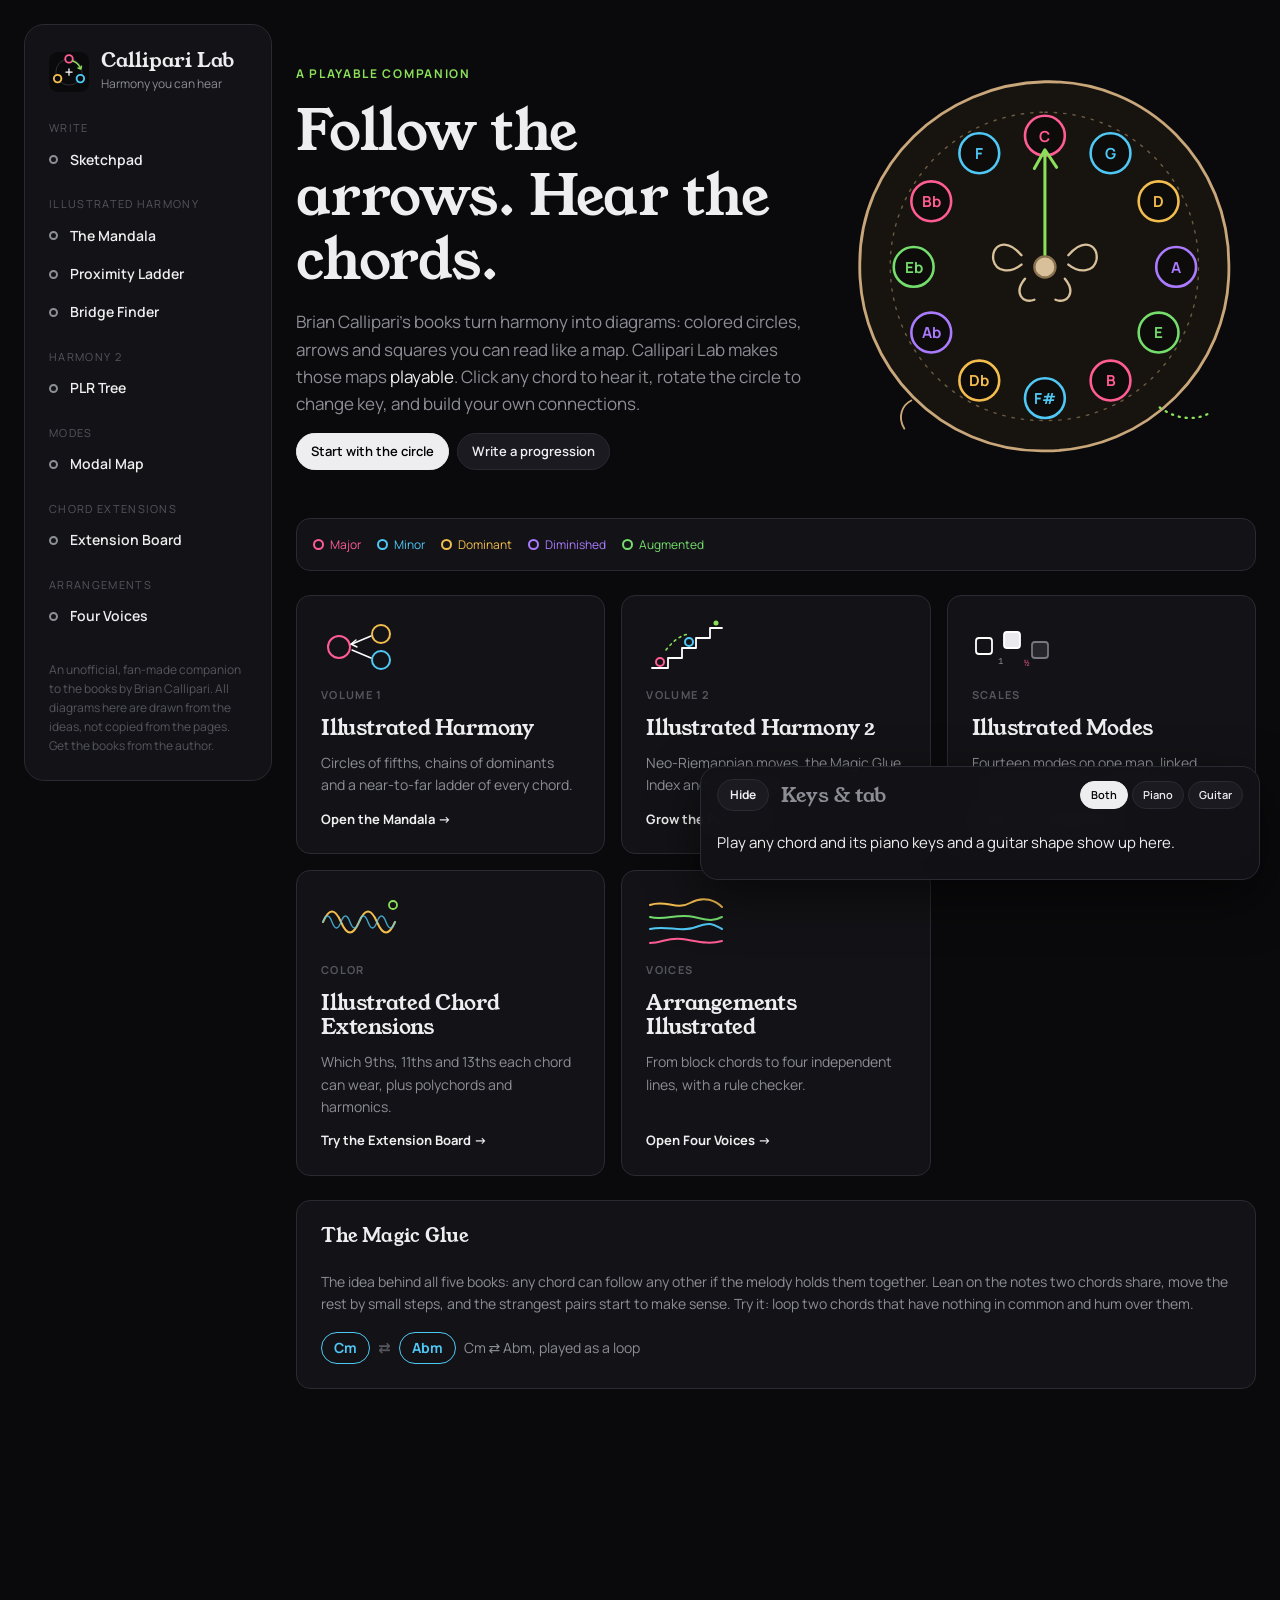
<file: index.html>
<!doctype html>
<html lang="en">
<head>
  <meta charset="utf-8">
  <meta name="viewport" content="width=device-width, initial-scale=1, viewport-fit=cover">
  <title>Callipari Lab</title>
  <meta name="description" content="A playable companion to Brian Callipari's illustrated music theory books: circles of fifths, proximity ladders, PLR trees, modal maps, extensions and four-voice arranging.">
  <meta property="og:title" content="Callipari Lab">
  <meta property="og:description" content="Brian Callipari's harmony diagrams, made playable. Click any chord to hear it.">
  <meta property="og:type" content="website">
  <meta property="og:image" content="icons/icon-512.png">
  <meta name="theme-color" content="#0a0a0c">
  <link rel="icon" href="icons/icon.svg" type="image/svg+xml">
  <link rel="icon" href="icons/icon-32.png" sizes="32x32" type="image/png">
  <link rel="apple-touch-icon" href="icons/apple-touch-icon.png">
  <link rel="manifest" href="manifest.webmanifest">
  <link rel="preconnect" href="https://fonts.googleapis.com">
  <link rel="preconnect" href="https://fonts.gstatic.com" crossorigin>
  <link href="https://fonts.googleapis.com/css2?family=Young+Serif&family=Manrope:wght@400;500;600;700&family=JetBrains+Mono:wght@400;600&display=swap" rel="stylesheet">
  <link rel="stylesheet" href="app.css?v=11">
</head>
<body>
  <div class="shell">
    <aside class="side">
      <a class="brand" href="#/" aria-label="Callipari Lab home">
        <img src="icons/icon.svg" width="40" height="40" alt="">
        <span><b>Callipari Lab</b><small>Harmony you can hear</small></span>
      </a>
      <button class="btn menu-btn" aria-expanded="false" aria-controls="nav">Menu</button>
      <nav class="nav" id="nav" aria-label="Tools">
        <div class="nav-group"><span>Write</span>
          <a href="#/sketch" class="f-hand"><i></i><span style="color:var(--ink)">Sketchpad</span><span class="count" id="sketch-count" hidden>0</span></a>
        </div>
        <div class="nav-group"><span>Illustrated Harmony</span>
          <a href="#/circle" class="f-maj"><i></i><span style="color:var(--ink)">The Mandala</span></a>
          <a href="#/proximity" class="f-min"><i></i><span style="color:var(--ink)">Proximity Ladder</span></a>
          <a href="#/bridges" class="f-dom"><i></i><span style="color:var(--ink)">Bridge Finder</span></a>
        </div>
        <div class="nav-group"><span>Harmony 2</span>
          <a href="#/plr" class="f-dim"><i></i><span style="color:var(--ink)">PLR Tree</span></a>
        </div>
        <div class="nav-group"><span>Modes</span>
          <a href="#/modes" class="f-maj"><i></i><span style="color:var(--ink)">Modal Map</span></a>
        </div>
        <div class="nav-group"><span>Chord Extensions</span>
          <a href="#/extensions" class="f-aug"><i></i><span style="color:var(--ink)">Extension Board</span></a>
        </div>
        <div class="nav-group"><span>Arrangements</span>
          <a href="#/voices" class="f-min"><i></i><span style="color:var(--ink)">Four Voices</span></a>
        </div>
      </nav>
      <p class="side-foot">An unofficial, fan-made companion to the books by Brian Callipari. All diagrams here are drawn from the ideas, not copied from the pages. Get the books from the author.</p>
    </aside>
    <main id="main" tabindex="-1">
      <noscript><div class="card">Callipari Lab needs JavaScript to draw and play its diagrams.</div></noscript>
    </main>
  </div>
  <aside class="dock" id="dock" aria-label="Piano keys and guitar shape" aria-live="polite"></aside>
  <div class="toast" id="toast" role="status" aria-live="polite"></div>
  <script src="engine.js?v=11"></script>
  <script src="app.js?v=11"></script>
</body>
</html>
</file>
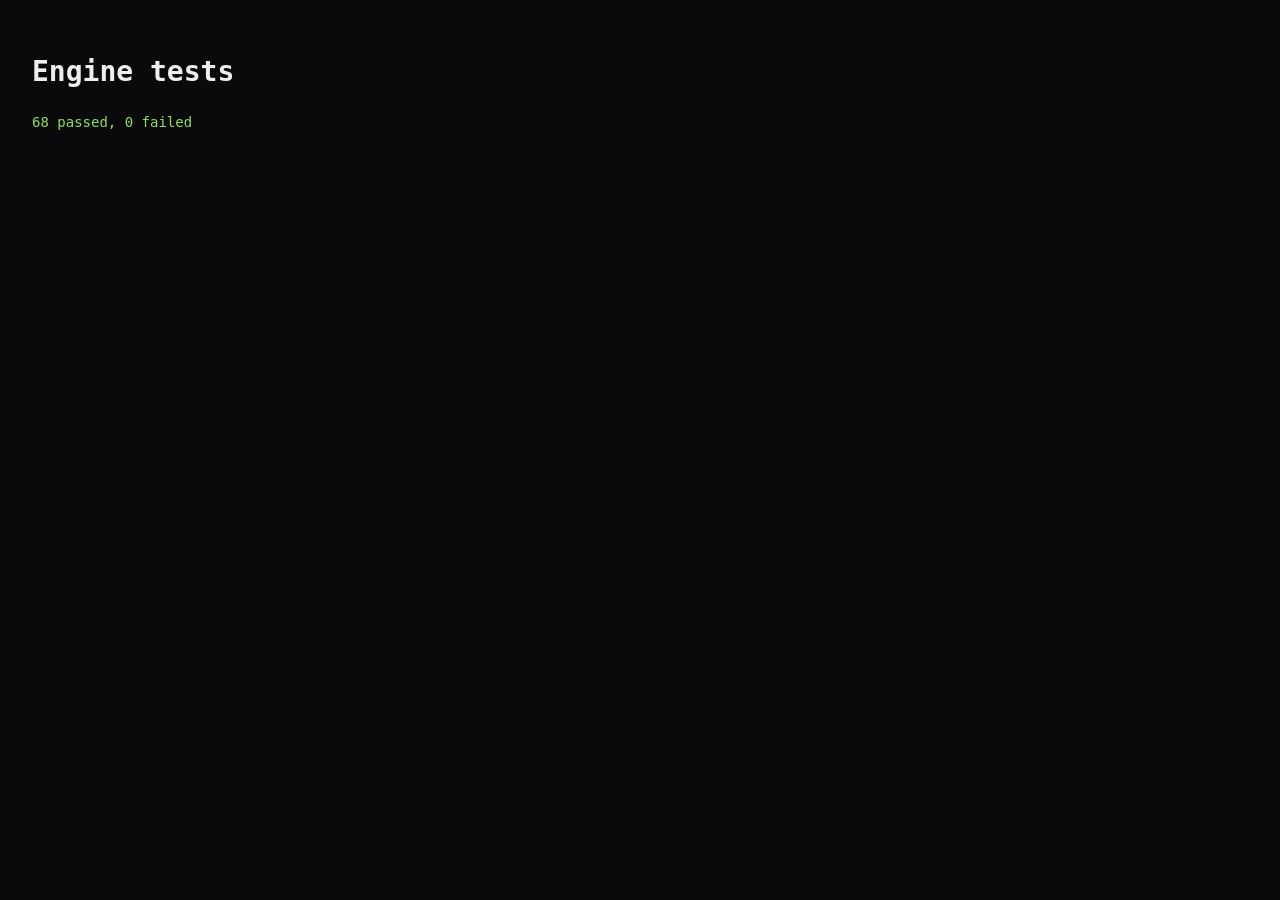
<file: test/index.html>
<!doctype html>
<html lang="en"><head><meta charset="utf-8"><title>Callipari Lab tests</title>
<style>body{background:#0a0a0c;color:#eee;font:14px/1.5 ui-monospace,Menlo,monospace;padding:24px}.ok{color:#8be05a}.bad{color:#ff5c93}</style></head>
<body><h1>Engine tests</h1><pre id="out"></pre>
<script>var module = { exports: {} };</script>
<script src="../engine.js"></script>
<script>
  var Engine = module.exports;
  function require() { return Engine; }
  var out = document.getElementById('out');
  var process = { exit: function (code) { out.className = code ? 'bad' : 'ok'; } };
  var console = { log: function (m) { out.textContent += m + '\n'; }, error: function () { out.textContent += Array.prototype.join.call(arguments, ' ') + '\n'; } };
</script>
<script src="engine.test.js"></script>
</body></html>
</file>
<file: app.css>
:root {
  --bg: #0a0a0c;
  --panel: #131317;
  --panel-2: #1a1a20;
  --line: #2a2a32;
  --ink: #eeeef0;
  --muted: #8d8d96;
  --faint: #55555e;
  /* The books' chord color code */
  --maj: #ff5c93;
  --min: #4fc8f5;
  --dom: #f3bd4e;
  --dim: #ab7bff;
  --aug: #74dd6c;
  --sus: #c9c9cf;
  --note: #ffffff;
  /* Annotation green, like the hand-drawn arrows in the PDFs */
  --hand: #8be05a;
  --s1: 4px; --s2: 8px; --s3: 12px; --s4: 16px; --s5: 24px; --s6: 32px; --s7: 48px; --s8: 72px;
  --r: 14px;
  --display: 'Young Serif', Georgia, serif;
  --body: 'Manrope', system-ui, -apple-system, 'Segoe UI', sans-serif;
  --mono: 'JetBrains Mono', ui-monospace, Menlo, monospace;
  color-scheme: dark;
}

* { box-sizing: border-box; }
html { -webkit-text-size-adjust: 100%; }
body {
  margin: 0;
  background: var(--bg);
  color: var(--ink);
  font: 15px/1.6 var(--body);
  -webkit-font-smoothing: antialiased;
}
::selection { background: var(--maj); color: #000; }
a { color: inherit; }
h1, h2, h3 { font-family: var(--display); font-weight: 400; line-height: 1.15; margin: 0; letter-spacing: -0.01em; }
h1 { font-size: clamp(34px, 5vw, 56px); }
h2 { font-size: clamp(24px, 3vw, 32px); }
h3 { font-size: 19px; }
p { margin: 0; }
button, select, input { font: inherit; color: inherit; }
:focus-visible { outline: 2px solid var(--hand); outline-offset: 3px; border-radius: 6px; }

/* ---------- Shell ---------- */
.shell {
  max-width: 1280px;
  margin: 0 auto;
  display: grid;
  grid-template-columns: 248px minmax(0, 1fr);
  gap: var(--s5);
  padding: var(--s5);
  min-height: 100vh;
}
.side {
  position: sticky;
  top: var(--s5);
  align-self: start;
  background: var(--panel);
  border: 1px solid var(--line);
  border-radius: 20px;
  padding: var(--s5) var(--s4);
  display: flex;
  flex-direction: column;
  gap: var(--s5);
  max-height: calc(100vh - 2 * var(--s5));
  overflow: auto;
}
.brand { display: flex; gap: var(--s3); align-items: center; text-decoration: none; padding: 0 var(--s2); }
.brand svg { flex: none; }
.brand b { font-family: var(--display); font-weight: 400; font-size: 20px; display: block; line-height: 1.1; }
.brand small { color: var(--muted); font-size: 12px; }
.nav { display: flex; flex-direction: column; gap: var(--s4); }
.nav-group > span {
  display: block;
  font-size: 11px;
  text-transform: uppercase;
  letter-spacing: 0.12em;
  color: var(--faint);
  padding: 0 var(--s2) var(--s1);
}
.nav a {
  display: flex;
  align-items: center;
  gap: var(--s3);
  padding: var(--s2) var(--s2);
  border-radius: 10px;
  text-decoration: none;
  color: var(--muted);
  font-weight: 600;
  font-size: 14px;
  transition: background 0.15s, color 0.15s;
}
.nav a i { width: 9px; height: 9px; border-radius: 50%; border: 2px solid currentColor; flex: none; }
.nav a:hover { background: var(--panel-2); color: var(--ink); }
.nav a[aria-current='page'] { background: var(--panel-2); color: var(--ink); }
.nav a[aria-current='page'] i { background: currentColor; }
.side-foot { margin-top: auto; font-size: 12px; color: var(--faint); padding: 0 var(--s2); }
.side-foot a { color: var(--muted); }

main { min-width: 0; padding-bottom: var(--s8); }
.view { display: flex; flex-direction: column; gap: var(--s5); animation: rise 0.35s ease both; }
@keyframes rise { from { opacity: 0; transform: translateY(6px); } }

.head { display: flex; flex-direction: column; gap: var(--s3); padding: var(--s4) 0 var(--s2); max-width: 760px; }
.kicker { font-size: 12px; text-transform: uppercase; letter-spacing: 0.14em; color: var(--hand); font-weight: 700; }
.lede { color: var(--muted); font-size: 16px; max-width: 64ch; }
.lede em { color: var(--ink); font-style: normal; }

.card {
  background: var(--panel);
  border: 1px solid var(--line);
  border-radius: var(--r);
  padding: var(--s5);
  min-width: 0;
}
.card.tight { padding: var(--s4); }
.card h3 { margin-bottom: var(--s2); }
.card .sub { color: var(--muted); font-size: 14px; }
.grid2 { display: grid; grid-template-columns: minmax(0, 1.35fr) minmax(0, 1fr); gap: var(--s5); align-items: start; }
.stack { display: flex; flex-direction: column; gap: var(--s4); }
.row { display: flex; flex-wrap: wrap; gap: var(--s2); align-items: center; }
.between { justify-content: space-between; }

/* ---------- Controls ---------- */
.btn, .chip {
  border: 1px solid var(--line);
  background: var(--panel-2);
  padding: 7px 14px;
  border-radius: 999px;
  cursor: pointer;
  font-weight: 600;
  font-size: 13px;
  transition: border-color 0.15s, background 0.15s, transform 0.1s;
  white-space: nowrap;
  text-decoration: none;
  display: inline-flex;
  align-items: center;
  gap: 6px;
}
.btn:hover, .chip:hover { border-color: var(--muted); }
.btn:active, .chip:active { transform: scale(0.97); }
.btn.primary { background: var(--ink); color: #000; border-color: var(--ink); }
.btn.primary:hover { background: #fff; }
.chip[aria-pressed='true'] { background: var(--ink); color: #000; border-color: var(--ink); }
.chip.c-maj[aria-pressed='true'] { background: var(--maj); border-color: var(--maj); }
.chip.c-min[aria-pressed='true'] { background: var(--min); border-color: var(--min); }
.chip.c-dom[aria-pressed='true'] { background: var(--dom); border-color: var(--dom); }
.chip.c-dim[aria-pressed='true'] { background: var(--dim); border-color: var(--dim); }
.chip.c-aug[aria-pressed='true'] { background: var(--aug); border-color: var(--aug); }
.seg { display: inline-flex; flex-wrap: wrap; gap: 4px; padding: 4px; background: var(--bg); border: 1px solid var(--line); border-radius: 999px; }
.seg .chip { border-color: transparent; background: transparent; }
.seg .chip[aria-pressed='true'] { background: var(--ink); color: #000; }
select {
  background: var(--panel-2);
  border: 1px solid var(--line);
  border-radius: 10px;
  padding: 7px 30px 7px 12px;
  appearance: none;
  background-image: linear-gradient(45deg, transparent 50%, var(--muted) 50%), linear-gradient(135deg, var(--muted) 50%, transparent 50%);
  background-position: calc(100% - 15px) 52%, calc(100% - 10px) 52%;
  background-size: 5px 5px;
  background-repeat: no-repeat;
  cursor: pointer;
}
label.field { display: flex; flex-direction: column; gap: 4px; font-size: 12px; color: var(--muted); font-weight: 600; }

/* ---------- Diagrams ---------- */
.diagram { width: 100%; height: auto; display: block; user-select: none; -webkit-user-select: none; }
.diagram text { font-family: var(--body); }
.node { cursor: pointer; }
.node circle, .node rect { transition: fill 0.15s, stroke-width 0.15s, opacity 0.2s; }
.node:hover circle, .node:hover rect { fill: rgba(255, 255, 255, 0.08); }
.node:focus-visible { outline: none; }
.node:focus-visible circle, .node:focus-visible rect { stroke-width: 3.5; }
.node.dim-out { opacity: 0.18; }
.node.lit circle { fill: rgba(255, 255, 255, 0.14); }
.edge { fill: none; stroke: rgba(255, 255, 255, 0.55); stroke-width: 1.2; }
.edge.dotted { stroke-dasharray: 3 4; }
.edge.hand { stroke: var(--hand); stroke-width: 2.2; }
.pulse { animation: pulse 0.6s ease; transform-box: fill-box; transform-origin: center; }
@keyframes pulse { 40% { transform: scale(1.12); } }

.chordpill {
  display: inline-flex;
  align-items: baseline;
  gap: 6px;
  border: 1.5px solid currentColor;
  border-radius: 999px;
  padding: 4px 12px;
  background: transparent;
  cursor: pointer;
  font-weight: 700;
  font-size: 14px;
  transition: background 0.15s, transform 0.1s;
}
.chordpill small { color: var(--muted); font-weight: 500; font-size: 11px; }
.chordpill:hover { background: rgba(255, 255, 255, 0.07); }
.chordpill:active { transform: scale(0.96); }
.f-maj { color: var(--maj); } .f-min { color: var(--min); } .f-dom { color: var(--dom); }
.f-dim { color: var(--dim); } .f-aug { color: var(--aug); } .f-sus { color: var(--sus); } .f-other { color: var(--muted); } .f-hand { color: var(--hand); }
.arrow { color: var(--faint); font-weight: 700; }

.legend { display: flex; flex-wrap: wrap; gap: var(--s4); font-size: 12px; color: var(--muted); }
.legend span { display: inline-flex; align-items: center; gap: 6px; }
.legend i { width: 11px; height: 11px; border-radius: 50%; border: 2px solid currentColor; }

/* Note squares, the scale notation from the Modes book */
.squares { display: flex; align-items: center; flex-wrap: wrap; gap: 2px; }
.sq {
  width: 40px; height: 40px;
  display: grid; place-items: center;
  border: 1.5px solid var(--ink);
  border-radius: 6px;
  font-weight: 700;
  cursor: pointer;
  background: transparent;
}
.sq.up { background: #e9e9ee; color: #000; box-shadow: 0 -3px 0 #fff inset, 0 4px 0 #77777f; }
.sq.down { background: #26262c; border-color: #56565e; box-shadow: 0 3px 0 #000 inset; }
.sq:hover { border-color: var(--hand); }
.step { font-size: 11px; color: var(--muted); min-width: 22px; text-align: center; font-family: var(--mono); }
.step.half { color: var(--maj); }

/* Proximity ladder */
.ladder { display: flex; flex-direction: column; gap: var(--s3); }
.tier { display: grid; grid-template-columns: 170px minmax(0, 1fr); gap: var(--s3); align-items: start; padding: var(--s3) 0; border-top: 1px solid var(--line); }
.tier:first-child { border-top: 0; }
.tier-label b { display: block; font-family: var(--display); font-weight: 400; font-size: 17px; }
.tier-label small { color: var(--muted); font-size: 12px; }
.meter { height: 4px; border-radius: 4px; background: linear-gradient(90deg, var(--hand), var(--dom), var(--maj)); opacity: 0.8; }

.notes-mini { font-family: var(--mono); font-size: 12px; color: var(--muted); }
.callout { border-left: 2px solid var(--hand); padding: var(--s1) 0 var(--s1) var(--s4); color: var(--muted); font-size: 14px; }
.callout b { color: var(--ink); }
.flag { font-size: 13px; padding: var(--s2) var(--s3); border-radius: 10px; background: var(--panel-2); border: 1px solid var(--line); }
.flag.warn { border-color: rgba(243, 189, 78, 0.5); }
.flag.bad { border-color: rgba(255, 92, 147, 0.55); }
.flag.ok { border-color: rgba(139, 224, 90, 0.5); }

/* Home */
.hero { display: grid; grid-template-columns: minmax(0, 1.2fr) minmax(0, 1fr); gap: var(--s6); align-items: center; padding: var(--s6) 0 var(--s4); }
.hero .lede { font-size: 17px; }
.books { display: grid; grid-template-columns: repeat(auto-fill, minmax(230px, 1fr)); gap: var(--s4); }
.book {
  display: flex; flex-direction: column; gap: var(--s3);
  text-decoration: none;
  background: var(--panel);
  border: 1px solid var(--line);
  border-radius: var(--r);
  padding: var(--s5);
  transition: border-color 0.2s, transform 0.2s;
}
.book:hover { border-color: var(--muted); transform: translateY(-2px); }
.book .vol { font-size: 11px; letter-spacing: 0.12em; text-transform: uppercase; color: var(--faint); font-weight: 700; }
.book h3 { font-size: 21px; }
.book p { color: var(--muted); font-size: 14px; }
.book .go { margin-top: auto; font-weight: 700; font-size: 13px; }
.book svg { height: 54px; width: auto; align-self: flex-start; }

.empty { display: flex; flex-direction: column; align-items: center; text-align: center; gap: var(--s3); padding: var(--s6) var(--s4); color: var(--muted); }
.empty svg { width: 120px; height: auto; }

.toast {
  position: fixed; left: 50%; bottom: 24px; transform: translateX(-50%) translateY(20px);
  background: var(--ink); color: #000; padding: 10px 18px; border-radius: 999px; font-weight: 700; font-size: 13px;
  opacity: 0; pointer-events: none; transition: opacity 0.2s, transform 0.2s; z-index: 50;
}
.toast.show { opacity: 1; transform: translateX(-50%) translateY(0); }

.menu-btn { display: none; }

.saw .chip { padding: 5px 10px; font-size: 12px; min-width: 44px; }

/* Voice lab */
.roll { width: 100%; height: auto; display: block; }
.v-s { color: var(--dom); } .v-a { color: var(--aug); } .v-t { color: var(--min); } .v-b { color: var(--maj); }

@media (max-width: 980px) {
  .grid2, .hero { grid-template-columns: 1fr; }
  .hero > svg { max-width: 340px; margin: 0 auto; }
}
@media (max-width: 820px) {
  .shell { grid-template-columns: 1fr; padding: var(--s4); gap: var(--s4); }
  .side { position: sticky; top: 0; z-index: 20; max-height: none; flex-direction: row; align-items: center; padding: var(--s3) var(--s4); border-radius: 0 0 16px 16px; margin: calc(-1 * var(--s4)) calc(-1 * var(--s4)) 0; border-top: 0; }
  .menu-btn { display: inline-flex; margin-left: auto; }
  .nav, .side-foot { display: none; }
  .side.open { flex-wrap: wrap; }
  .side.open .nav { display: flex; flex-basis: 100%; padding-top: var(--s3); }
  .tier { grid-template-columns: 1fr; gap: var(--s2); }
  .card { padding: var(--s4); }
  .sq { width: 34px; height: 34px; }
}
@media (prefers-reduced-motion: reduce) {
  *, *::before, *::after { animation: none !important; transition: none !important; }
}

/* ---------- Keys and tab dock ---------- */
.dock {
  position: fixed;
  right: 20px;
  bottom: 20px;
  width: min(560px, calc(100vw - 40px));
  background: rgba(19, 19, 23, 0.94);
  backdrop-filter: blur(12px);
  -webkit-backdrop-filter: blur(12px);
  border: 1px solid var(--line);
  border-radius: 18px;
  box-shadow: 0 18px 50px rgba(0, 0, 0, 0.55);
  z-index: 40;
  padding: var(--s3) var(--s4) var(--s4);
}
.dock[data-open='false'] { width: auto; padding-bottom: var(--s3); }
.dock[data-open='false'] .dock-body, .dock[data-open='false'] .dock-views, .dock[data-open='false'] .notes-mini, .dock[data-open='false'] .dock-head b, .dock[data-open='false'] .dock-add { display: none; }
.dock-head { display: flex; align-items: center; gap: var(--s3); min-width: 0; }
.dock-head b { font-family: var(--display); font-weight: 400; font-size: 20px; white-space: nowrap; overflow: hidden; text-overflow: ellipsis; }
.dock-head .notes-mini { white-space: nowrap; overflow: hidden; text-overflow: ellipsis; min-width: 0; flex: 1; }
.dock-toggle { border: 1px solid var(--line); background: var(--panel-2); border-radius: 999px; padding: 5px 12px; font-size: 12px; font-weight: 700; cursor: pointer; flex: none; }
.dock-toggle:hover { border-color: var(--muted); }
.dock-views { display: inline-flex; gap: 4px; margin-left: auto; flex: none; }
.dock-views .chip { padding: 4px 10px; font-size: 11px; }
.dock-body { display: flex; gap: var(--s4); align-items: center; justify-content: space-between; margin-top: var(--s3); }
.dock-empty { padding: var(--s2) 0; }
.pianowrap { flex: 1; min-width: 0; max-width: 360px; }
.dock[data-view='piano'] .pianowrap { max-width: 520px; margin: 0 auto; }
.piano, .fretmap { width: 100%; height: auto; display: block; }
.piano .key { cursor: pointer; }
.piano .key:hover rect { opacity: 0.85; }
.guitar { display: flex; align-items: center; gap: var(--s2); flex: none; }
.guitar.wide { flex: 1; flex-direction: column; align-items: stretch; min-width: 0; }
.chordbox { width: 132px; height: auto; }
.alts { display: flex; flex-direction: column; align-items: center; gap: 6px; text-align: center; }
.alts .btn { padding: 2px 12px; font-size: 16px; }
.alts .btn:disabled { opacity: 0.3; cursor: default; }
.dock[data-view='piano'] .guitar { display: none; }
.dock[data-view='guitar'] .pianowrap { display: none; }
.dock[data-view='guitar'] .guitar.wide, .dock[data-view='guitar'] .guitar { flex: 1; justify-content: center; }
main { padding-bottom: 260px; }
@media (max-width: 820px) {
  .dock { right: 8px; left: 8px; bottom: 8px; width: auto; padding: var(--s2) var(--s3) var(--s3); }
  .dock-head b { font-size: 17px; }
  .dock-head .notes-mini { display: none; }
  .chordbox { width: 92px; }
  .dock-body { gap: var(--s2); }
}

/* ---------- Sketchpad ---------- */
.text-in { background: var(--panel-2); border: 1px solid var(--line); border-radius: 10px; padding: 8px 12px; color: var(--ink); font-weight: 600; }
input[type='range'] { accent-color: var(--hand); width: 160px; }
.count { margin-left: auto; background: var(--hand); color: #000; font-size: 11px; font-weight: 800; border-radius: 999px; padding: 1px 8px; }
.lane { display: flex; flex-wrap: wrap; gap: var(--s2); }
.sk-card {
  display: flex; flex-direction: column; gap: 4px; align-items: flex-start;
  border: 1.5px solid currentColor; border-radius: 12px; padding: var(--s2) var(--s3);
  min-width: 112px; background: var(--bg); transition: background 0.15s, box-shadow 0.15s;
}
.sk-card.sel { background: rgba(255, 255, 255, 0.06); box-shadow: 0 0 0 2px var(--panel), 0 0 0 4px currentColor; }
.sk-card.now { background: rgba(139, 224, 90, 0.14); }
.sk-name { background: none; border: 0; padding: 0; cursor: pointer; font-family: var(--display); font-size: 22px; color: inherit; }
.sk-card select { padding: 3px 26px 3px 8px; font-size: 12px; color: var(--ink); }
.sk-tools { display: flex; gap: 2px; }
.sk-tools button { background: var(--panel-2); border: 1px solid var(--line); color: var(--muted); border-radius: 6px; width: 26px; height: 24px; cursor: pointer; font-size: 13px; padding: 0; }
.sk-tools button:hover:not(:disabled) { color: var(--ink); border-color: var(--muted); }
.sk-tools button:disabled { opacity: 0.3; cursor: default; }
.dock-add { padding: 3px 10px; font-size: 11px; border-color: var(--hand); color: var(--hand); flex: none; }
.dock-add:hover { background: var(--hand); color: #000; }
.card .btn { justify-content: center; }
.btn.danger { border-color: var(--maj); color: var(--maj); }
</file>
